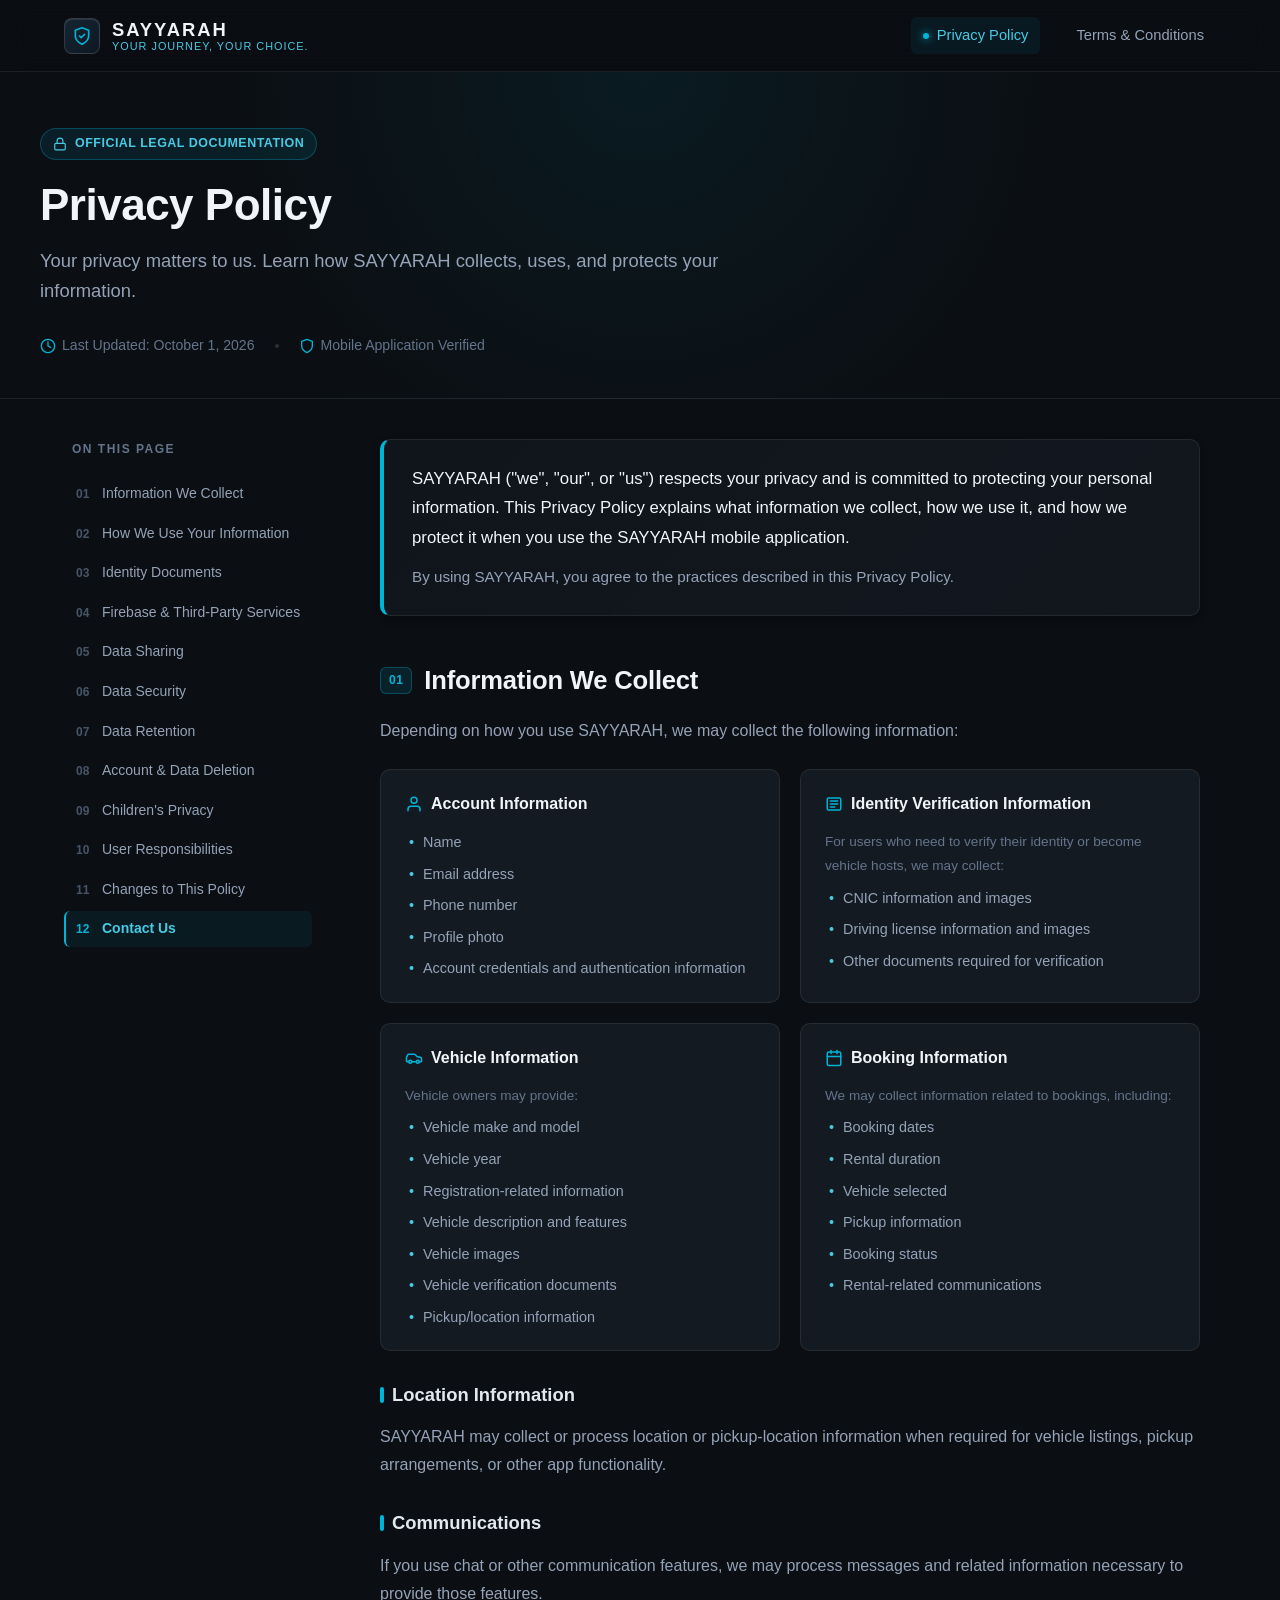
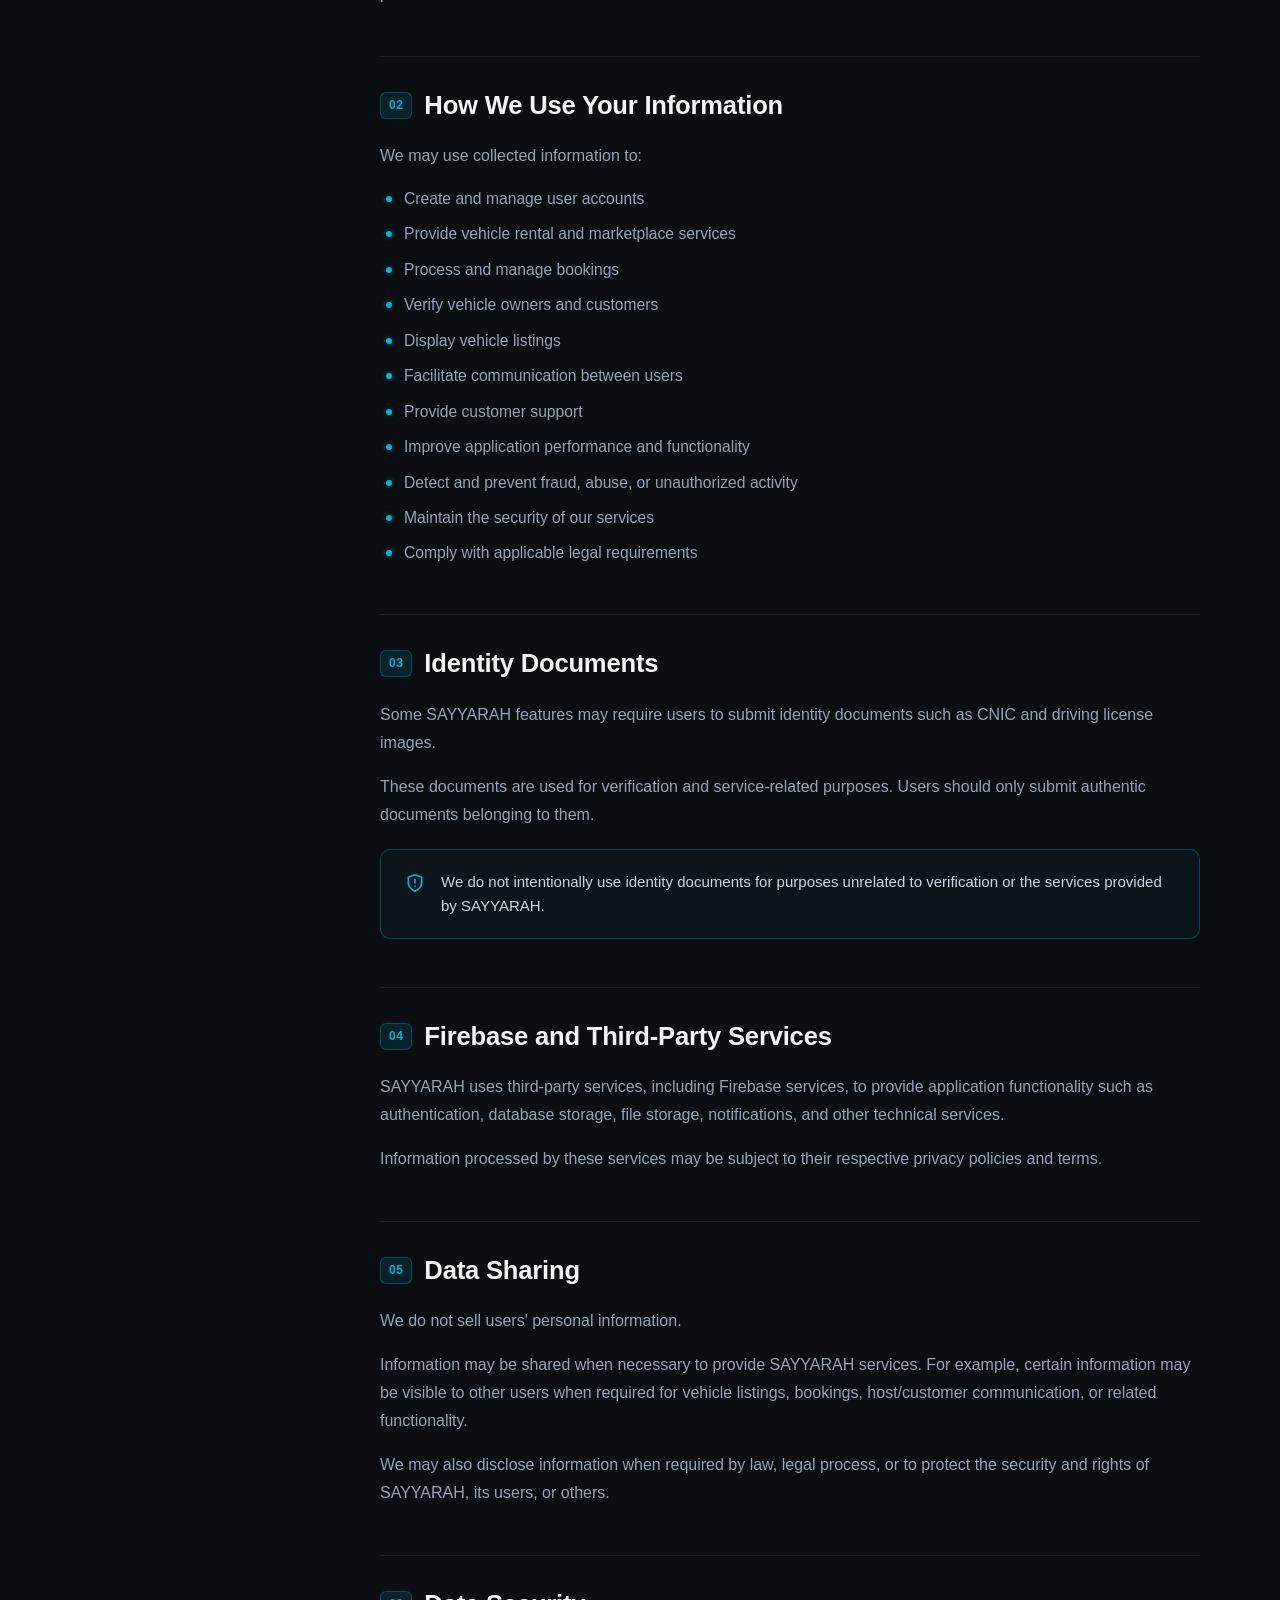
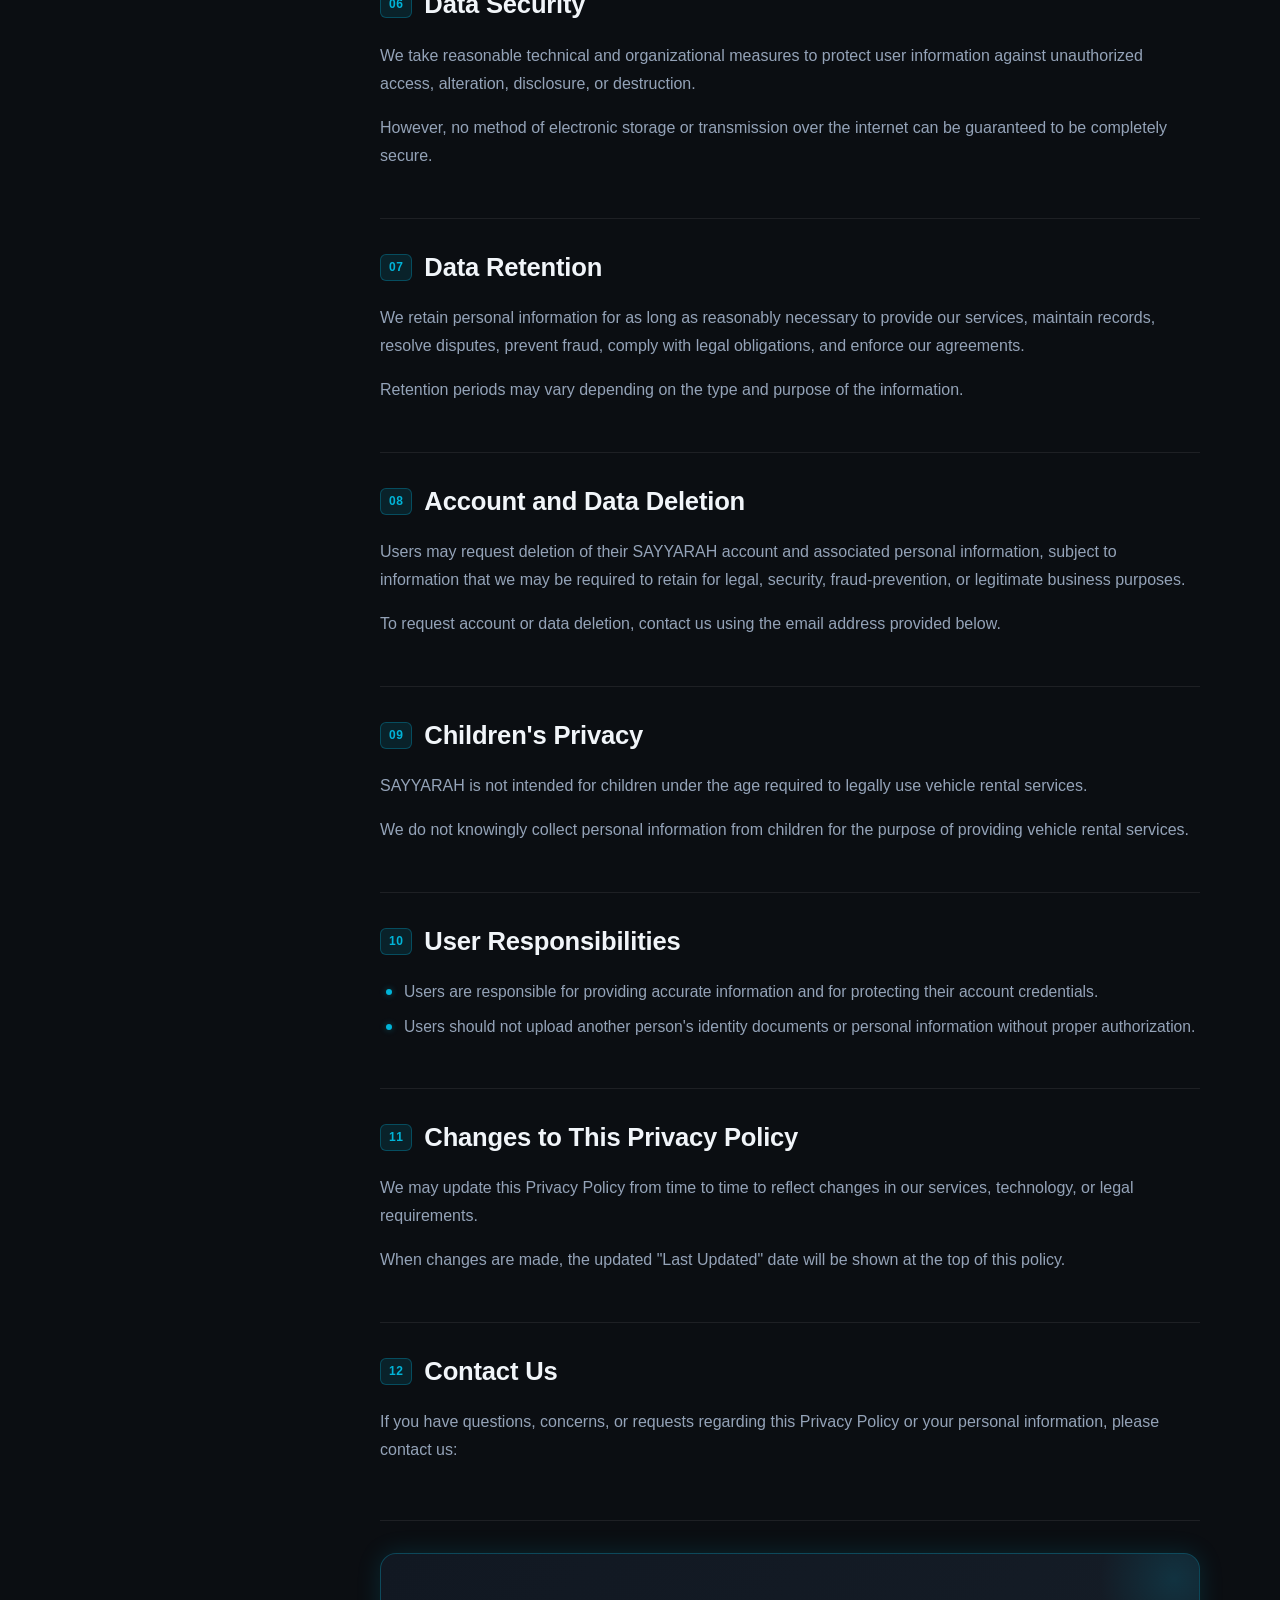
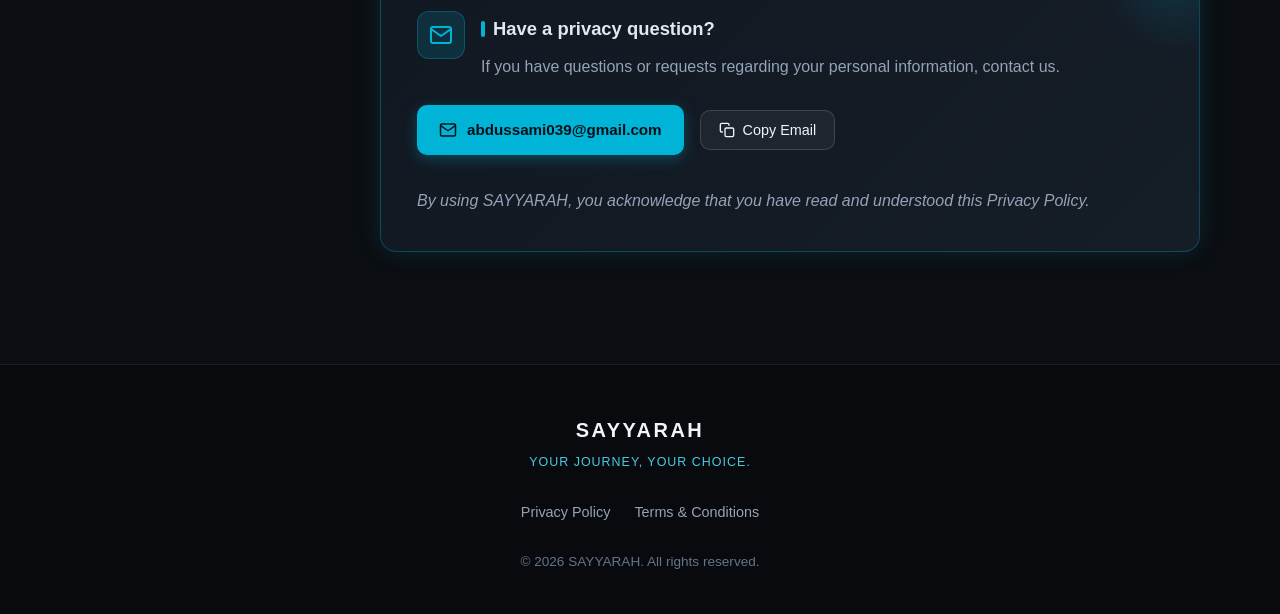
<file: docs/index.html>
<!DOCTYPE html>
<html lang="en">
<head>
  <meta charset="UTF-8">
  <meta name="viewport" content="width=device-width, initial-scale=1.0">
  <title>SAYYARAH Privacy Policy</title>
  <meta name="description" content="Read the SAYYARAH Privacy Policy to learn how we collect, use, protect, and manage user information.">
  <meta name="theme-color" content="#0B0E12">
  <link rel="canonical" href="https://abdussami300-bot.github.io/Car-Rental-app/privacy-policy/">
  
  <!-- Open Graph / Meta -->
  <meta property="og:type" content="website">
  <meta property="og:title" content="SAYYARAH Privacy Policy">
  <meta property="og:description" content="Read the SAYYARAH Privacy Policy to learn how we collect, use, protect, and manage user information.">
  
  <!-- Favicon -->
  <link rel="icon" type="image/png" href="assets/icon.png">
  <link rel="apple-touch-icon" href="assets/icon.png">

  <!-- Styles -->
  <link rel="stylesheet" href="styles.css">
</head>
<body>

  <!-- Scroll Progress Indicator -->
  <div class="scroll-progress-bar" aria-hidden="true"></div>

  <!-- Header -->
  <header class="site-header">
    <div class="header-container">
      <a href="index.html" class="brand-link" aria-label="SAYYARAH Home">
        <div class="brand-emblem" aria-hidden="true">
          <!-- Sleek Automotive Shield Monogram -->
          <svg width="20" height="20" viewBox="0 0 24 24" fill="none" stroke="currentColor" stroke-width="2" stroke-linecap="round" stroke-linejoin="round">
            <path d="M12 22s8-4 8-10V5l-8-3-8 3v7c0 6 8 10 8 10z"/>
            <path d="m9 12 2 2 4-4"/>
          </svg>
        </div>
        <div class="brand-text-block">
          <span class="brand-title">SAYYARAH</span>
          <span class="brand-tagline">Your Journey, Your Choice.</span>
        </div>
      </a>

      <!-- Desktop Navigation -->
      <nav class="desktop-nav" aria-label="Main Navigation">
        <a href="index.html" class="nav-link active" aria-current="page">Privacy Policy</a>
        <a href="terms.html" class="nav-link">Terms &amp; Conditions</a>
      </nav>

      <!-- Mobile Hamburger Button -->
      <button class="mobile-menu-toggle" aria-label="Toggle navigation menu" aria-expanded="false" aria-controls="mobile-drawer">
        <svg width="22" height="22" viewBox="0 0 24 24" fill="none" stroke="currentColor" stroke-width="2" stroke-linecap="round" stroke-linejoin="round">
          <line x1="3" y1="12" x2="21" y2="12"></line>
          <line x1="3" y1="6" x2="21" y2="6"></line>
          <line x1="3" y1="18" x2="21" y2="18"></line>
        </svg>
      </button>
    </div>
  </header>

  <!-- Mobile Drawer -->
  <div id="mobile-drawer" class="mobile-drawer" aria-label="Mobile Navigation">
    <a href="index.html" class="nav-link active">Privacy Policy</a>
    <a href="terms.html" class="nav-link">Terms &amp; Conditions</a>
  </div>

  <!-- Hero Section -->
  <section class="hero-section">
    <div class="hero-container">
      <div class="hero-badge">
        <svg viewBox="0 0 24 24" fill="none" stroke="currentColor" stroke-width="2" stroke-linecap="round" stroke-linejoin="round">
          <rect x="3" y="11" width="18" height="11" rx="2" ry="2"></rect>
          <path d="M7 11V7a5 5 0 0 1 10 0v4"></path>
        </svg>
        Official Legal Documentation
      </div>
      <h1 class="hero-title">Privacy Policy</h1>
      <p class="hero-subtitle">Your privacy matters to us. Learn how SAYYARAH collects, uses, and protects your information.</p>
      
      <div class="hero-meta-row">
        <div class="meta-item">
          <svg viewBox="0 0 24 24" fill="none" stroke="currentColor" stroke-width="2" stroke-linecap="round" stroke-linejoin="round">
            <circle cx="12" cy="12" r="10"></circle>
            <polyline points="12 6 12 12 16 14"></polyline>
          </svg>
          <span>Last Updated: October 1, 2026</span>
        </div>
        <div class="meta-divider" aria-hidden="true"></div>
        <div class="meta-item">
          <svg viewBox="0 0 24 24" fill="none" stroke="currentColor" stroke-width="2" stroke-linecap="round" stroke-linejoin="round">
            <path d="M12 22s8-4 8-10V5l-8-3-8 3v7c0 6 8 10 8 10z"/>
          </svg>
          <span>Mobile Application Verified</span>
        </div>
      </div>
    </div>
  </section>

  <!-- Main Legal Document Layout -->
  <main class="main-layout">
    
    <!-- Table of Contents Sticky Sidebar -->
    <aside class="toc-sidebar" aria-label="Table of Contents">
      <div class="toc-header">On this page</div>
      <ul class="toc-list">
        <li><a href="#section-1" class="toc-link"><span class="toc-num">01</span> Information We Collect</a></li>
        <li><a href="#section-2" class="toc-link"><span class="toc-num">02</span> How We Use Your Information</a></li>
        <li><a href="#section-3" class="toc-link"><span class="toc-num">03</span> Identity Documents</a></li>
        <li><a href="#section-4" class="toc-link"><span class="toc-num">04</span> Firebase &amp; Third-Party Services</a></li>
        <li><a href="#section-5" class="toc-link"><span class="toc-num">05</span> Data Sharing</a></li>
        <li><a href="#section-6" class="toc-link"><span class="toc-num">06</span> Data Security</a></li>
        <li><a href="#section-7" class="toc-link"><span class="toc-num">07</span> Data Retention</a></li>
        <li><a href="#section-8" class="toc-link"><span class="toc-num">08</span> Account &amp; Data Deletion</a></li>
        <li><a href="#section-9" class="toc-link"><span class="toc-num">09</span> Children's Privacy</a></li>
        <li><a href="#section-10" class="toc-link"><span class="toc-num">10</span> User Responsibilities</a></li>
        <li><a href="#section-11" class="toc-link"><span class="toc-num">11</span> Changes to This Policy</a></li>
        <li><a href="#section-12" class="toc-link"><span class="toc-num">12</span> Contact Us</a></li>
      </ul>
    </aside>

    <!-- Main Legal Content -->
    <article class="policy-content">
      
      <!-- Preamble / Introduction -->
      <div class="preamble-card">
        <p>
          SAYYARAH ("we", "our", or "us") respects your privacy and is committed to protecting your personal information. This Privacy Policy explains what information we collect, how we use it, and how we protect it when you use the SAYYARAH mobile application.
        </p>
        <p>
          By using SAYYARAH, you agree to the practices described in this Privacy Policy.
        </p>
      </div>

      <!-- Section 1 -->
      <section id="section-1" class="policy-section">
        <div class="section-badge-title">
          <span class="section-num-pill">01</span>
          <h2>Information We Collect</h2>
        </div>
        <p>Depending on how you use SAYYARAH, we may collect the following information:</p>

        <div class="sub-feature-grid">
          <!-- Account Information -->
          <div class="feature-box">
            <h4>
              <svg viewBox="0 0 24 24" fill="none" stroke="currentColor" stroke-width="2" stroke-linecap="round" stroke-linejoin="round">
                <path d="M20 21v-2a4 4 0 0 0-4-4H8a4 4 0 0 0-4 4v2"></path>
                <circle cx="12" cy="7" r="4"></circle>
              </svg>
              Account Information
            </h4>
            <ul>
              <li>Name</li>
              <li>Email address</li>
              <li>Phone number</li>
              <li>Profile photo</li>
              <li>Account credentials and authentication information</li>
            </ul>
          </div>

          <!-- Identity Verification Information -->
          <div class="feature-box">
            <h4>
              <svg viewBox="0 0 24 24" fill="none" stroke="currentColor" stroke-width="2" stroke-linecap="round" stroke-linejoin="round">
                <rect x="3" y="4" width="18" height="16" rx="2"></rect>
                <line x1="7" y1="8" x2="17" y2="8"></line>
                <line x1="7" y1="12" x2="17" y2="12"></line>
                <line x1="7" y1="16" x2="13" y2="16"></line>
              </svg>
              Identity Verification Information
            </h4>
            <p style="font-size:0.85rem; color:var(--text-muted); margin-bottom:0.5rem;">For users who need to verify their identity or become vehicle hosts, we may collect:</p>
            <ul>
              <li>CNIC information and images</li>
              <li>Driving license information and images</li>
              <li>Other documents required for verification</li>
            </ul>
          </div>

          <!-- Vehicle Information -->
          <div class="feature-box">
            <h4>
              <svg viewBox="0 0 24 24" fill="none" stroke="currentColor" stroke-width="2" stroke-linecap="round" stroke-linejoin="round">
                <path d="M19 17h2c.6 0 1-.4 1-1v-3c0-.9-.7-1.7-1.5-1.9C18.7 10.6 16 10 16 10s-1.3-1.4-2.2-2.3c-.5-.4-1.1-.7-1.8-.7H5c-.6 0-1.1.4-1.4.9l-1.5 2.8C2.1 10.9 2 11.2 2 11.5V16c0 .6.4 1 1 1h2"></path>
                <circle cx="7" cy="17" r="2"></circle>
                <path d="M9 17h6"></path>
                <circle cx="17" cy="17" r="2"></circle>
              </svg>
              Vehicle Information
            </h4>
            <p style="font-size:0.85rem; color:var(--text-muted); margin-bottom:0.5rem;">Vehicle owners may provide:</p>
            <ul>
              <li>Vehicle make and model</li>
              <li>Vehicle year</li>
              <li>Registration-related information</li>
              <li>Vehicle description and features</li>
              <li>Vehicle images</li>
              <li>Vehicle verification documents</li>
              <li>Pickup/location information</li>
            </ul>
          </div>

          <!-- Booking Information -->
          <div class="feature-box">
            <h4>
              <svg viewBox="0 0 24 24" fill="none" stroke="currentColor" stroke-width="2" stroke-linecap="round" stroke-linejoin="round">
                <rect x="3" y="4" width="18" height="18" rx="2" ry="2"></rect>
                <line x1="16" y1="2" x2="16" y2="6"></line>
                <line x1="8" y1="2" x2="8" y2="6"></line>
                <line x1="3" y1="10" x2="21" y2="10"></line>
              </svg>
              Booking Information
            </h4>
            <p style="font-size:0.85rem; color:var(--text-muted); margin-bottom:0.5rem;">We may collect information related to bookings, including:</p>
            <ul>
              <li>Booking dates</li>
              <li>Rental duration</li>
              <li>Vehicle selected</li>
              <li>Pickup information</li>
              <li>Booking status</li>
              <li>Rental-related communications</li>
            </ul>
          </div>
        </div>

        <h3>Location Information</h3>
        <p>
          SAYYARAH may collect or process location or pickup-location information when required for vehicle listings, pickup arrangements, or other app functionality.
        </p>

        <h3>Communications</h3>
        <p>
          If you use chat or other communication features, we may process messages and related information necessary to provide those features.
        </p>
      </section>

      <!-- Section 2 -->
      <section id="section-2" class="policy-section">
        <div class="section-badge-title">
          <span class="section-num-pill">02</span>
          <h2>How We Use Your Information</h2>
        </div>
        <p>We may use collected information to:</p>
        <ul class="policy-list">
          <li>Create and manage user accounts</li>
          <li>Provide vehicle rental and marketplace services</li>
          <li>Process and manage bookings</li>
          <li>Verify vehicle owners and customers</li>
          <li>Display vehicle listings</li>
          <li>Facilitate communication between users</li>
          <li>Provide customer support</li>
          <li>Improve application performance and functionality</li>
          <li>Detect and prevent fraud, abuse, or unauthorized activity</li>
          <li>Maintain the security of our services</li>
          <li>Comply with applicable legal requirements</li>
        </ul>
      </section>

      <!-- Section 3 -->
      <section id="section-3" class="policy-section">
        <div class="section-badge-title">
          <span class="section-num-pill">03</span>
          <h2>Identity Documents</h2>
        </div>
        <p>
          Some SAYYARAH features may require users to submit identity documents such as CNIC and driving license images.
        </p>
        <p>
          These documents are used for verification and service-related purposes. Users should only submit authentic documents belonging to them.
        </p>
        <div class="legal-notice-box">
          <svg viewBox="0 0 24 24" fill="none" stroke="currentColor" stroke-width="2" stroke-linecap="round" stroke-linejoin="round">
            <path d="M12 22s8-4 8-10V5l-8-3-8 3v7c0 6 8 10 8 10z"/>
            <line x1="12" y1="8" x2="12" y2="12"></line>
            <line x1="12" y1="16" x2="12.01" y2="16"></line>
          </svg>
          <p>
            We do not intentionally use identity documents for purposes unrelated to verification or the services provided by SAYYARAH.
          </p>
        </div>
      </section>

      <!-- Section 4 -->
      <section id="section-4" class="policy-section">
        <div class="section-badge-title">
          <span class="section-num-pill">04</span>
          <h2>Firebase and Third-Party Services</h2>
        </div>
        <p>
          SAYYARAH uses third-party services, including Firebase services, to provide application functionality such as authentication, database storage, file storage, notifications, and other technical services.
        </p>
        <p>
          Information processed by these services may be subject to their respective privacy policies and terms.
        </p>
      </section>

      <!-- Section 5 -->
      <section id="section-5" class="policy-section">
        <div class="section-badge-title">
          <span class="section-num-pill">05</span>
          <h2>Data Sharing</h2>
        </div>
        <p>
          We do not sell users' personal information.
        </p>
        <p>
          Information may be shared when necessary to provide SAYYARAH services. For example, certain information may be visible to other users when required for vehicle listings, bookings, host/customer communication, or related functionality.
        </p>
        <p>
          We may also disclose information when required by law, legal process, or to protect the security and rights of SAYYARAH, its users, or others.
        </p>
      </section>

      <!-- Section 6 -->
      <section id="section-6" class="policy-section">
        <div class="section-badge-title">
          <span class="section-num-pill">06</span>
          <h2>Data Security</h2>
        </div>
        <p>
          We take reasonable technical and organizational measures to protect user information against unauthorized access, alteration, disclosure, or destruction.
        </p>
        <p>
          However, no method of electronic storage or transmission over the internet can be guaranteed to be completely secure.
        </p>
      </section>

      <!-- Section 7 -->
      <section id="section-7" class="policy-section">
        <div class="section-badge-title">
          <span class="section-num-pill">07</span>
          <h2>Data Retention</h2>
        </div>
        <p>
          We retain personal information for as long as reasonably necessary to provide our services, maintain records, resolve disputes, prevent fraud, comply with legal obligations, and enforce our agreements.
        </p>
        <p>
          Retention periods may vary depending on the type and purpose of the information.
        </p>
      </section>

      <!-- Section 8 -->
      <section id="section-8" class="policy-section">
        <div class="section-badge-title">
          <span class="section-num-pill">08</span>
          <h2>Account and Data Deletion</h2>
        </div>
        <p>
          Users may request deletion of their SAYYARAH account and associated personal information, subject to information that we may be required to retain for legal, security, fraud-prevention, or legitimate business purposes.
        </p>
        <p>
          To request account or data deletion, contact us using the email address provided below.
        </p>
      </section>

      <!-- Section 9 -->
      <section id="section-9" class="policy-section">
        <div class="section-badge-title">
          <span class="section-num-pill">09</span>
          <h2>Children's Privacy</h2>
        </div>
        <p>
          SAYYARAH is not intended for children under the age required to legally use vehicle rental services.
        </p>
        <p>
          We do not knowingly collect personal information from children for the purpose of providing vehicle rental services.
        </p>
      </section>

      <!-- Section 10 -->
      <section id="section-10" class="policy-section">
        <div class="section-badge-title">
          <span class="section-num-pill">10</span>
          <h2>User Responsibilities</h2>
        </div>
        <ul class="policy-list">
          <li>Users are responsible for providing accurate information and for protecting their account credentials.</li>
          <li>Users should not upload another person's identity documents or personal information without proper authorization.</li>
        </ul>
      </section>

      <!-- Section 11 -->
      <section id="section-11" class="policy-section">
        <div class="section-badge-title">
          <span class="section-num-pill">11</span>
          <h2>Changes to This Privacy Policy</h2>
        </div>
        <p>
          We may update this Privacy Policy from time to time to reflect changes in our services, technology, or legal requirements.
        </p>
        <p>
          When changes are made, the updated "Last Updated" date will be shown at the top of this policy.
        </p>
      </section>

      <!-- Section 12 & Contact Card -->
      <section id="section-12" class="policy-section">
        <div class="section-badge-title">
          <span class="section-num-pill">12</span>
          <h2>Contact Us</h2>
        </div>
        <p>
          If you have questions, concerns, or requests regarding this Privacy Policy or your personal information, please contact us:
        </p>

        <!-- Premium Contact Card -->
        <div class="contact-card-container">
          <div class="contact-card">
            <div class="contact-card-header">
              <div class="contact-badge-icon" aria-hidden="true">
                <svg viewBox="0 0 24 24" fill="none" stroke="currentColor" stroke-width="2" stroke-linecap="round" stroke-linejoin="round">
                  <path d="M4 4h16c1.1 0 2 .9 2 2v12c0 1.1-.9 2-2 2H4c-1.1 0-2-.9-2-2V6c0-1.1.9-2 2-2z"></path>
                  <polyline points="22,6 12,13 2,6"></polyline>
                </svg>
              </div>
              <div>
                <h3 class="contact-card-title">Have a privacy question?</h3>
                <p class="contact-card-desc">If you have questions or requests regarding your personal information, contact us.</p>
              </div>
            </div>

            <div class="contact-card-action-row">
              <a href="mailto:abdussami039@gmail.com" class="email-button" aria-label="Send email to abdussami039@gmail.com">
                <svg width="18" height="18" viewBox="0 0 24 24" fill="none" stroke="currentColor" stroke-width="2" stroke-linecap="round" stroke-linejoin="round">
                  <path d="M4 4h16c1.1 0 2 .9 2 2v12c0 1.1-.9 2-2 2H4c-1.1 0-2-.9-2-2V6c0-1.1.9-2 2-2z"></path>
                  <polyline points="22,6 12,13 2,6"></polyline>
                </svg>
                <span>abdussami039@gmail.com</span>
              </a>

              <button type="button" class="copy-email-button" aria-label="Copy email address to clipboard">
                <svg width="16" height="16" viewBox="0 0 24 24" fill="none" stroke="currentColor" stroke-width="2" stroke-linecap="round" stroke-linejoin="round">
                  <rect x="9" y="9" width="13" height="13" rx="2" ry="2"></rect>
                  <path d="M5 15H4a2 2 0 0 1-2-2V4a2 2 0 0 1 2-2h9a2 2 0 0 1 2 2v1"></path>
                </svg>
                <span>Copy Email</span>
              </button>
            </div>

            <p class="acknowledgment-notice">
              By using SAYYARAH, you acknowledge that you have read and understood this Privacy Policy.
            </p>
          </div>
        </div>
      </section>

    </article>
  </main>

  <!-- Back to Top Floating Button -->
  <button class="back-to-top" aria-label="Back to top">
    <svg width="20" height="20" viewBox="0 0 24 24" fill="none" stroke="currentColor" stroke-width="2.5" stroke-linecap="round" stroke-linejoin="round">
      <polyline points="18 15 12 9 6 15"></polyline>
    </svg>
  </button>

  <!-- Footer -->
  <footer class="site-footer">
    <div class="footer-container">
      <div class="footer-brand">
        <span class="footer-brand-title">SAYYARAH</span>
        <span class="footer-brand-tagline">Your Journey, Your Choice.</span>
      </div>

      <nav aria-label="Footer Navigation">
        <ul class="footer-links">
          <li><a href="index.html">Privacy Policy</a></li>
          <li><a href="terms.html">Terms &amp; Conditions</a></li>
        </ul>
      </nav>

      <p class="footer-copyright">&copy; 2026 SAYYARAH. All rights reserved.</p>
    </div>
  </footer>

  <!-- Interactive Scripts -->
  <script src="app.js"></script>
</body>
</html>
</file>
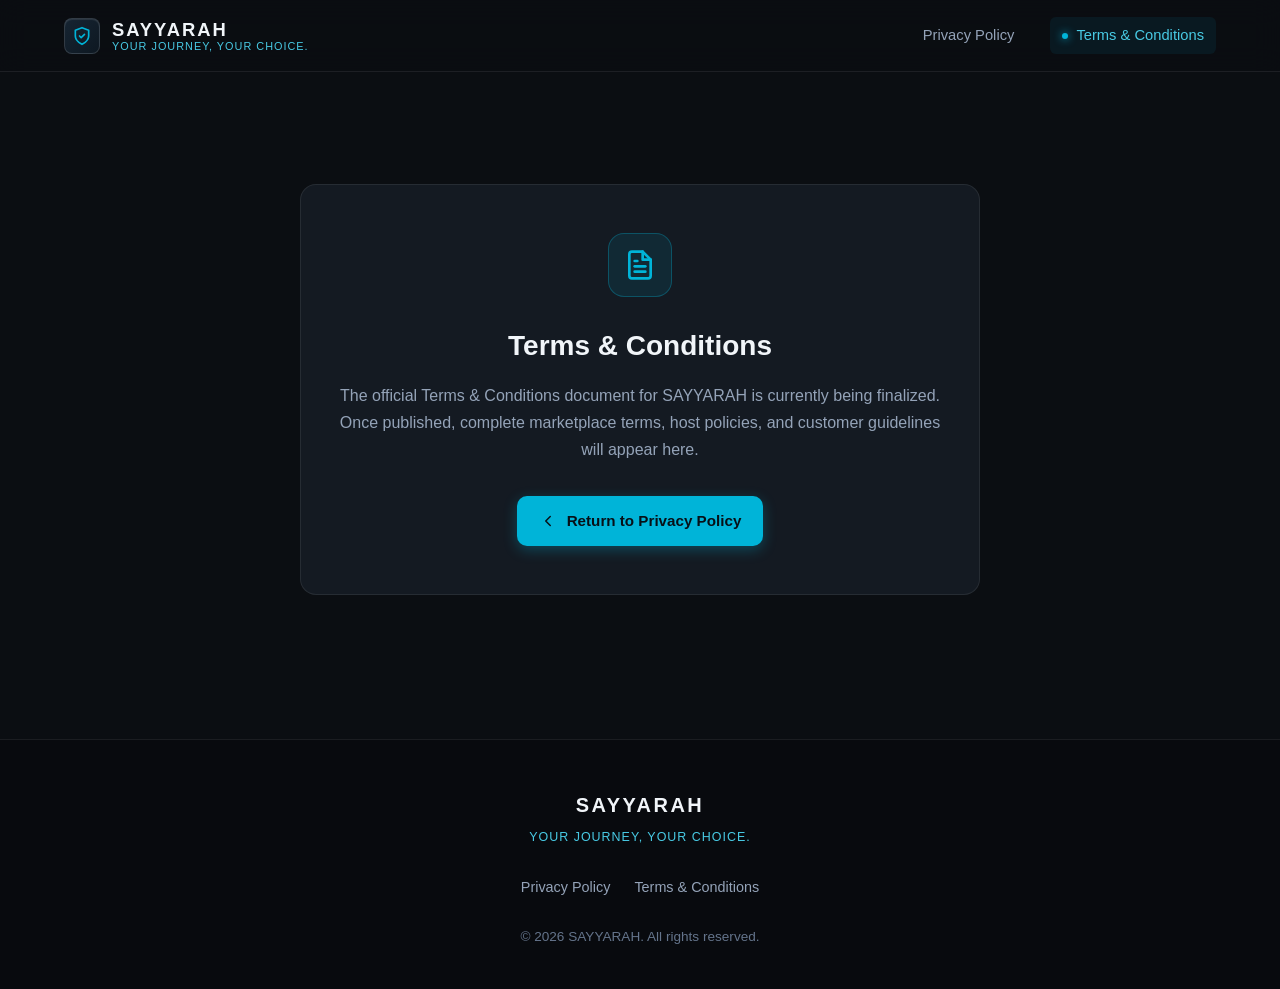
<file: docs/terms.html>
<!DOCTYPE html>
<html lang="en">
<head>
  <meta charset="UTF-8">
  <meta name="viewport" content="width=device-width, initial-scale=1.0">
  <title>SAYYARAH Terms &amp; Conditions</title>
  <meta name="description" content="SAYYARAH terms and conditions documentation.">
  <meta name="theme-color" content="#0B0E12">
  <link rel="icon" type="image/png" href="assets/icon.png">
  <link rel="stylesheet" href="styles.css">
</head>
<body>

  <!-- Header -->
  <header class="site-header">
    <div class="header-container">
      <a href="index.html" class="brand-link" aria-label="SAYYARAH Home">
        <div class="brand-emblem" aria-hidden="true">
          <svg width="20" height="20" viewBox="0 0 24 24" fill="none" stroke="currentColor" stroke-width="2" stroke-linecap="round" stroke-linejoin="round">
            <path d="M12 22s8-4 8-10V5l-8-3-8 3v7c0 6 8 10 8 10z"/>
            <path d="m9 12 2 2 4-4"/>
          </svg>
        </div>
        <div class="brand-text-block">
          <span class="brand-title">SAYYARAH</span>
          <span class="brand-tagline">Your Journey, Your Choice.</span>
        </div>
      </a>

      <!-- Desktop Navigation -->
      <nav class="desktop-nav" aria-label="Main Navigation">
        <a href="index.html" class="nav-link">Privacy Policy</a>
        <a href="terms.html" class="nav-link active" aria-current="page">Terms &amp; Conditions</a>
      </nav>

      <!-- Mobile Hamburger Button -->
      <button class="mobile-menu-toggle" aria-label="Toggle navigation menu" aria-expanded="false" aria-controls="mobile-drawer">
        <svg width="22" height="22" viewBox="0 0 24 24" fill="none" stroke="currentColor" stroke-width="2" stroke-linecap="round" stroke-linejoin="round">
          <line x1="3" y1="12" x2="21" y2="12"></line>
          <line x1="3" y1="6" x2="21" y2="6"></line>
          <line x1="3" y1="18" x2="21" y2="18"></line>
        </svg>
      </button>
    </div>
  </header>

  <!-- Mobile Drawer -->
  <div id="mobile-drawer" class="mobile-drawer" aria-label="Mobile Navigation">
    <a href="index.html" class="nav-link">Privacy Policy</a>
    <a href="terms.html" class="nav-link active">Terms &amp; Conditions</a>
  </div>

  <main style="max-width: var(--max-width); margin: 0 auto; padding: 4rem 1.5rem 6rem;">
    <div class="terms-placeholder-card">
      <div class="terms-icon" aria-hidden="true">
        <svg width="32" height="32" viewBox="0 0 24 24" fill="none" stroke="currentColor" stroke-width="2" stroke-linecap="round" stroke-linejoin="round">
          <path d="M14 2H6a2 2 0 0 0-2 2v16a2 2 0 0 0 2 2h12a2 2 0 0 0 2-2V8z"></path>
          <polyline points="14 2 14 8 20 8"></polyline>
          <line x1="16" y1="13" x2="8" y2="13"></line>
          <line x1="16" y1="17" x2="8" y2="17"></line>
          <polyline points="10 9 9 9 8 9"></polyline>
        </svg>
      </div>
      <h2>Terms &amp; Conditions</h2>
      <p>
        The official Terms &amp; Conditions document for SAYYARAH is currently being finalized. Once published, complete marketplace terms, host policies, and customer guidelines will appear here.
      </p>
      <div>
        <a href="index.html" class="email-button" style="text-decoration: none;">
          <svg width="18" height="18" viewBox="0 0 24 24" fill="none" stroke="currentColor" stroke-width="2" stroke-linecap="round" stroke-linejoin="round">
            <polyline points="15 18 9 12 15 6"></polyline>
          </svg>
          Return to Privacy Policy
        </a>
      </div>
    </div>
  </main>

  <!-- Footer -->
  <footer class="site-footer">
    <div class="footer-container">
      <div class="footer-brand">
        <span class="footer-brand-title">SAYYARAH</span>
        <span class="footer-brand-tagline">Your Journey, Your Choice.</span>
      </div>

      <nav aria-label="Footer Navigation">
        <ul class="footer-links">
          <li><a href="index.html">Privacy Policy</a></li>
          <li><a href="terms.html">Terms &amp; Conditions</a></li>
        </ul>
      </nav>

      <p class="footer-copyright">&copy; 2026 SAYYARAH. All rights reserved.</p>
    </div>
  </footer>

  <script src="app.js"></script>
</body>
</html>
</file>
<file: docs/styles.css>
/* ==========================================================================
   SAYYARAH — Official Privacy Policy Stylesheet
   Brand Aesthetic: Premium Dark Automotive / Electric Cyan Accent
   ========================================================================== */

:root {
  /* Color Palette */
  --bg-base: #0B0E12;
  --bg-surface: #11161D;
  --bg-surface-elevated: #161D26;
  --bg-card: #141A22;
  --bg-card-hover: #19212C;
  --bg-highlight: rgba(0, 180, 216, 0.08);

  /* Primary Accent: SAYYARAH Cyan */
  --primary: #00B4D8;
  --primary-light: #48CAE4;
  --primary-dark: #0077B6;
  --primary-glow: rgba(0, 180, 216, 0.25);
  --primary-border: rgba(0, 180, 216, 0.3);

  /* Neutrals & Typography */
  --text-primary: #F1F5F9;
  --text-secondary: #94A3B8;
  --text-muted: #64748B;
  --text-dim: #475569;

  /* Borders & Shadows */
  --border-subtle: rgba(255, 255, 255, 0.08);
  --border-medium: rgba(255, 255, 255, 0.14);
  --shadow-sm: 0 2px 8px rgba(0, 0, 0, 0.3);
  --shadow-md: 0 8px 24px rgba(0, 0, 0, 0.45);
  --shadow-glow: 0 0 25px rgba(0, 180, 216, 0.15);

  /* Layout & Sizing */
  --header-height: 72px;
  --max-width: 1200px;
  --reading-width: 820px;
  --radius-sm: 6px;
  --radius-md: 10px;
  --radius-lg: 16px;
  --radius-full: 9999px;

  /* Transitions */
  --transition-fast: 150ms ease;
  --transition-normal: 250ms cubic-bezier(0.16, 1, 0.3, 1);
}

/* Reset & Box Sizing */
*, *::before, *::after {
  box-sizing: border-box;
  margin: 0;
  padding: 0;
}

html {
  scroll-behavior: smooth;
  scroll-padding-top: calc(var(--header-height) + 24px);
  -webkit-font-smoothing: antialiased;
  -moz-osx-font-smoothing: grayscale;
}

body {
  background-color: var(--bg-base);
  color: var(--text-primary);
  font-family: -apple-system, BlinkMacSystemFont, "Segoe UI", Roboto, "Inter", "Helvetica Neue", Arial, sans-serif;
  font-size: 16px;
  line-height: 1.75;
  overflow-x: hidden;
}

/* Scroll Progress Bar */
.scroll-progress-bar {
  position: fixed;
  top: 0;
  left: 0;
  height: 3px;
  width: 0%;
  background: linear-gradient(90deg, var(--primary-dark), var(--primary), var(--primary-light));
  z-index: 1000;
  transition: width 50ms linear;
}

/* ==========================================================================
   Header & Navigation
   ========================================================================== */
.site-header {
  position: sticky;
  top: 0;
  left: 0;
  right: 0;
  height: var(--header-height);
  background: rgba(11, 14, 18, 0.85);
  backdrop-filter: blur(14px);
  -webkit-backdrop-filter: blur(14px);
  border-bottom: 1px solid var(--border-subtle);
  z-index: 900;
  transition: background var(--transition-normal), border-color var(--transition-normal), box-shadow var(--transition-normal);
}

.site-header.scrolled {
  background: rgba(11, 14, 18, 0.96);
  border-bottom-color: var(--border-medium);
  box-shadow: var(--shadow-sm);
}

.header-container {
  max-width: var(--max-width);
  height: 100%;
  margin: 0 auto;
  padding: 0 1.5rem;
  display: flex;
  align-items: center;
  justify-content: space-between;
}

/* Brand Link */
.brand-link {
  display: flex;
  align-items: center;
  gap: 12px;
  text-decoration: none;
  color: var(--text-primary);
}

.brand-emblem {
  width: 36px;
  height: 36px;
  border-radius: 8px;
  background: linear-gradient(135deg, #162432 0%, #0E1822 100%);
  border: 1px solid var(--border-medium);
  display: flex;
  align-items: center;
  justify-content: center;
  color: var(--primary);
  box-shadow: inset 0 1px 1px rgba(255, 255, 255, 0.1);
  transition: transform var(--transition-fast), border-color var(--transition-fast);
}

.brand-link:hover .brand-emblem {
  border-color: var(--primary);
  transform: scale(1.02);
}

.brand-text-block {
  display: flex;
  flex-direction: column;
}

.brand-title {
  font-size: 1.15rem;
  font-weight: 800;
  letter-spacing: 2px;
  text-transform: uppercase;
  color: var(--text-primary);
  line-height: 1.2;
}

.brand-tagline {
  font-size: 0.68rem;
  font-weight: 500;
  letter-spacing: 1px;
  text-transform: uppercase;
  color: var(--primary-light);
  line-height: 1;
}

/* Desktop Navigation */
.desktop-nav {
  display: flex;
  align-items: center;
  gap: 1.5rem;
}

.nav-link {
  color: var(--text-secondary);
  text-decoration: none;
  font-size: 0.92rem;
  font-weight: 500;
  padding: 6px 12px;
  border-radius: var(--radius-sm);
  transition: color var(--transition-fast), background-color var(--transition-fast);
  display: inline-flex;
  align-items: center;
  gap: 8px;
}

.nav-link:hover {
  color: var(--text-primary);
  background-color: rgba(255, 255, 255, 0.05);
}

.nav-link.active {
  color: var(--primary-light);
  background: var(--bg-highlight);
}

.nav-link.active::before {
  content: "";
  display: inline-block;
  width: 6px;
  height: 6px;
  border-radius: 50%;
  background-color: var(--primary);
  box-shadow: 0 0 8px var(--primary);
}

/* Mobile Toggle */
.mobile-menu-toggle {
  display: none;
  background: transparent;
  border: 1px solid var(--border-subtle);
  color: var(--text-primary);
  width: 40px;
  height: 40px;
  border-radius: var(--radius-sm);
  align-items: center;
  justify-content: center;
  cursor: pointer;
  transition: border-color var(--transition-fast), background-color var(--transition-fast);
}

.mobile-menu-toggle:hover {
  border-color: var(--border-medium);
  background: rgba(255, 255, 255, 0.05);
}

/* Mobile Drawer */
.mobile-drawer {
  display: none;
  position: fixed;
  top: var(--header-height);
  left: 0;
  right: 0;
  background: var(--bg-surface);
  border-bottom: 1px solid var(--border-medium);
  padding: 1rem 1.5rem;
  flex-direction: column;
  gap: 0.75rem;
  z-index: 899;
  box-shadow: var(--shadow-md);
}

.mobile-drawer.open {
  display: flex;
}

.mobile-drawer .nav-link {
  padding: 10px 14px;
  font-size: 1rem;
}

/* ==========================================================================
   Hero Section
   ========================================================================== */
.hero-section {
  position: relative;
  padding: 3.5rem 1.5rem 2.5rem;
  border-bottom: 1px solid var(--border-subtle);
  background: radial-gradient(circle at 50% 0%, rgba(0, 180, 216, 0.08) 0%, transparent 60%);
}

.hero-container {
  max-width: var(--max-width);
  margin: 0 auto;
}

.hero-badge {
  display: inline-flex;
  align-items: center;
  gap: 8px;
  background: rgba(0, 180, 216, 0.1);
  border: 1px solid var(--primary-border);
  color: var(--primary-light);
  font-size: 0.78rem;
  font-weight: 600;
  letter-spacing: 0.5px;
  text-transform: uppercase;
  padding: 4px 12px;
  border-radius: var(--radius-full);
  margin-bottom: 1.25rem;
}

.hero-badge svg {
  width: 14px;
  height: 14px;
}

.hero-title {
  font-size: 2.75rem;
  font-weight: 800;
  letter-spacing: -0.5px;
  color: var(--text-primary);
  line-height: 1.15;
  margin-bottom: 1rem;
}

.hero-subtitle {
  font-size: 1.15rem;
  color: var(--text-secondary);
  max-width: 680px;
  line-height: 1.6;
  margin-bottom: 1.75rem;
}

.hero-meta-row {
  display: flex;
  flex-wrap: wrap;
  align-items: center;
  gap: 1.25rem;
  font-size: 0.88rem;
  color: var(--text-muted);
}

.meta-item {
  display: inline-flex;
  align-items: center;
  gap: 6px;
}

.meta-item svg {
  color: var(--primary);
  width: 16px;
  height: 16px;
}

.meta-divider {
  width: 4px;
  height: 4px;
  border-radius: 50%;
  background: var(--border-medium);
}

/* ==========================================================================
   Main Content Layout (Sidebar + Article)
   ========================================================================== */
.main-layout {
  max-width: var(--max-width);
  margin: 0 auto;
  padding: 2.5rem 1.5rem 4rem;
  display: grid;
  grid-template-columns: 260px 1fr;
  gap: 3.5rem;
  align-items: start;
}

/* Sticky Sidebar (Table of Contents) */
.toc-sidebar {
  position: sticky;
  top: calc(var(--header-height) + 24px);
  max-height: calc(100vh - var(--header-height) - 48px);
  overflow-y: auto;
  padding-right: 0.75rem;
  scrollbar-width: thin;
  scrollbar-color: var(--border-medium) transparent;
}

.toc-sidebar::-webkit-scrollbar {
  width: 4px;
}

.toc-sidebar::-webkit-scrollbar-thumb {
  background: var(--border-medium);
  border-radius: 4px;
}

.toc-header {
  font-size: 0.75rem;
  font-weight: 700;
  text-transform: uppercase;
  letter-spacing: 1.5px;
  color: var(--text-muted);
  margin-bottom: 1rem;
  padding-left: 0.5rem;
}

.toc-list {
  list-style: none;
  display: flex;
  flex-direction: column;
  gap: 4px;
}

.toc-link {
  display: flex;
  align-items: baseline;
  gap: 8px;
  padding: 8px 10px;
  font-size: 0.875rem;
  color: var(--text-secondary);
  text-decoration: none;
  border-radius: var(--radius-sm);
  border-left: 2px solid transparent;
  transition: all var(--transition-fast);
  line-height: 1.4;
}

.toc-num {
  font-size: 0.75rem;
  font-weight: 600;
  color: var(--text-dim);
  min-width: 18px;
  transition: color var(--transition-fast);
}

.toc-link:hover {
  color: var(--text-primary);
  background: rgba(255, 255, 255, 0.03);
}

.toc-link:hover .toc-num {
  color: var(--primary-light);
}

.toc-link.active {
  color: var(--primary-light);
  background: var(--bg-highlight);
  border-left-color: var(--primary);
  font-weight: 600;
}

.toc-link.active .toc-num {
  color: var(--primary);
}

/* ==========================================================================
   Legal Document Content Styling
   ========================================================================== */
.policy-content {
  max-width: var(--reading-width);
}

/* Preamble Callout */
.preamble-card {
  background: linear-gradient(135deg, rgba(17, 22, 29, 0.9) 0%, rgba(20, 26, 34, 0.8) 100%);
  border: 1px solid var(--border-subtle);
  border-left: 4px solid var(--primary);
  padding: 1.5rem 1.75rem;
  border-radius: var(--radius-md);
  margin-bottom: 3rem;
  box-shadow: var(--shadow-sm);
}

.preamble-card p {
  color: var(--text-primary);
  font-size: 1.05rem;
  line-height: 1.75;
  margin-bottom: 0.75rem;
}

.preamble-card p:last-child {
  margin-bottom: 0;
  color: var(--text-secondary);
  font-size: 0.95rem;
  font-weight: 500;
}

/* Legal Section */
.policy-section {
  position: relative;
  padding-top: 2rem;
  margin-bottom: 3rem;
  border-top: 1px solid var(--border-subtle);
}

.policy-section:first-of-type {
  border-top: none;
  padding-top: 0;
}

.section-badge-title {
  display: flex;
  align-items: center;
  gap: 12px;
  margin-bottom: 1.25rem;
}

.section-num-pill {
  font-size: 0.75rem;
  font-weight: 700;
  color: var(--primary);
  background: rgba(0, 180, 216, 0.12);
  border: 1px solid var(--primary-border);
  padding: 2px 8px;
  border-radius: var(--radius-sm);
  letter-spacing: 0.5px;
}

.policy-section h2 {
  font-size: 1.6rem;
  font-weight: 700;
  color: var(--text-primary);
  letter-spacing: -0.2px;
  line-height: 1.3;
}

.policy-section h3 {
  font-size: 1.15rem;
  font-weight: 600;
  color: #E2E8F0;
  margin-top: 1.75rem;
  margin-bottom: 0.75rem;
  display: flex;
  align-items: center;
  gap: 8px;
}

.policy-section h3::before {
  content: "";
  display: inline-block;
  width: 4px;
  height: 16px;
  background: var(--primary);
  border-radius: 2px;
}

.policy-section p {
  color: var(--text-secondary);
  font-size: 1rem;
  line-height: 1.75;
  margin-bottom: 1rem;
}

.policy-section p:last-child {
  margin-bottom: 0;
}

/* Styled Lists */
.policy-list {
  list-style: none;
  margin: 0.75rem 0 1.5rem;
  display: flex;
  flex-direction: column;
  gap: 0.6rem;
}

.policy-list li {
  position: relative;
  padding-left: 24px;
  color: var(--text-secondary);
  font-size: 0.98rem;
  line-height: 1.65;
}

.policy-list li::before {
  content: "";
  position: absolute;
  left: 6px;
  top: 10px;
  width: 6px;
  height: 6px;
  border-radius: 50%;
  background: var(--primary);
  box-shadow: 0 0 6px rgba(0, 180, 216, 0.4);
}

/* Feature Grid Cards */
.sub-feature-grid {
  display: grid;
  grid-template-columns: repeat(auto-fit, minmax(280px, 1fr));
  gap: 1.25rem;
  margin: 1.5rem 0;
}

.feature-box {
  background: var(--bg-card);
  border: 1px solid var(--border-subtle);
  border-radius: var(--radius-md);
  padding: 1.25rem 1.5rem;
  transition: border-color var(--transition-fast), transform var(--transition-fast);
}

.feature-box:hover {
  border-color: var(--border-medium);
  transform: translateY(-2px);
}

.feature-box h4 {
  font-size: 1rem;
  font-weight: 600;
  color: var(--text-primary);
  margin-bottom: 0.75rem;
  display: flex;
  align-items: center;
  gap: 8px;
}

.feature-box h4 svg {
  color: var(--primary);
  width: 18px;
  height: 18px;
}

.feature-box ul {
  list-style: none;
  display: flex;
  flex-direction: column;
  gap: 0.4rem;
}

.feature-box li {
  color: var(--text-secondary);
  font-size: 0.9rem;
  padding-left: 18px;
  position: relative;
}

.feature-box li::before {
  content: "•";
  position: absolute;
  left: 4px;
  color: var(--primary-light);
}

/* Notice / Highlight Banner within section */
.legal-notice-box {
  background: rgba(0, 180, 216, 0.05);
  border: 1px solid var(--primary-border);
  border-radius: var(--radius-md);
  padding: 1.25rem 1.5rem;
  margin: 1.25rem 0;
  display: flex;
  gap: 1rem;
  align-items: flex-start;
}

.legal-notice-box svg {
  color: var(--primary);
  width: 20px;
  height: 20px;
  flex-shrink: 0;
  margin-top: 3px;
}

.legal-notice-box p {
  color: #CBD5E1;
  font-size: 0.94rem;
  line-height: 1.6;
  margin: 0;
}

/* ==========================================================================
   Section 12 & Contact Card
   ========================================================================== */
.contact-card-container {
  margin-top: 3.5rem;
  padding-top: 2rem;
  border-top: 1px solid var(--border-subtle);
}

.contact-card {
  background: linear-gradient(135deg, #111822 0%, #151D27 100%);
  border: 1px solid var(--primary-border);
  border-radius: var(--radius-lg);
  padding: 2.25rem;
  display: flex;
  flex-direction: column;
  gap: 1.5rem;
  box-shadow: var(--shadow-glow);
  position: relative;
  overflow: hidden;
}

.contact-card::before {
  content: "";
  position: absolute;
  top: -50px;
  right: -50px;
  width: 150px;
  height: 150px;
  background: radial-gradient(circle, rgba(0, 180, 216, 0.15) 0%, transparent 70%);
  pointer-events: none;
}

.contact-card-header {
  display: flex;
  align-items: center;
  gap: 16px;
}

.contact-badge-icon {
  width: 48px;
  height: 48px;
  border-radius: 12px;
  background: rgba(0, 180, 216, 0.15);
  border: 1px solid var(--primary-border);
  display: flex;
  align-items: center;
  justify-content: center;
  color: var(--primary);
}

.contact-badge-icon svg {
  width: 24px;
  height: 24px;
}

.contact-card-title {
  font-size: 1.35rem;
  font-weight: 700;
  color: var(--text-primary);
  line-height: 1.2;
}

.contact-card-desc {
  color: var(--text-secondary);
  font-size: 0.95rem;
  line-height: 1.6;
  max-width: 620px;
}

.contact-card-action-row {
  display: flex;
  flex-wrap: wrap;
  align-items: center;
  gap: 1rem;
}

.email-button {
  display: inline-flex;
  align-items: center;
  gap: 10px;
  background: var(--primary);
  color: #071017;
  font-size: 0.95rem;
  font-weight: 600;
  text-decoration: none;
  padding: 12px 22px;
  border-radius: var(--radius-md);
  transition: background-color var(--transition-fast), transform var(--transition-fast), box-shadow var(--transition-fast);
  box-shadow: 0 4px 14px rgba(0, 180, 216, 0.3);
}

.email-button:hover {
  background: var(--primary-light);
  transform: translateY(-1px);
  box-shadow: 0 6px 20px rgba(0, 180, 216, 0.4);
}

.copy-email-button {
  display: inline-flex;
  align-items: center;
  gap: 8px;
  background: rgba(255, 255, 255, 0.05);
  border: 1px solid var(--border-medium);
  color: var(--text-primary);
  font-size: 0.9rem;
  font-weight: 500;
  padding: 11px 18px;
  border-radius: var(--radius-md);
  cursor: pointer;
  transition: background-color var(--transition-fast), border-color var(--transition-fast);
}

.copy-email-button:hover {
  background: rgba(255, 255, 255, 0.08);
  border-color: var(--text-muted);
}

.acknowledgment-notice {
  font-size: 0.88rem;
  color: var(--text-muted);
  font-style: italic;
  margin-top: 0.5rem;
}

/* ==========================================================================
   Footer
   ========================================================================== */
.site-footer {
  border-top: 1px solid var(--border-subtle);
  background: #080A0E;
  padding: 3rem 1.5rem 2.5rem;
}

.footer-container {
  max-width: var(--max-width);
  margin: 0 auto;
  display: flex;
  flex-direction: column;
  align-items: center;
  text-align: center;
  gap: 1.5rem;
}

.footer-brand {
  display: flex;
  flex-direction: column;
  align-items: center;
  gap: 4px;
}

.footer-brand-title {
  font-size: 1.25rem;
  font-weight: 800;
  letter-spacing: 2.5px;
  color: var(--text-primary);
}

.footer-brand-tagline {
  font-size: 0.78rem;
  color: var(--primary-light);
  letter-spacing: 1px;
  text-transform: uppercase;
}

.footer-links {
  display: flex;
  align-items: center;
  gap: 1.5rem;
  list-style: none;
}

.footer-links a {
  color: var(--text-secondary);
  text-decoration: none;
  font-size: 0.9rem;
  transition: color var(--transition-fast);
}

.footer-links a:hover {
  color: var(--primary);
}

.footer-copyright {
  font-size: 0.85rem;
  color: var(--text-muted);
}

/* ==========================================================================
   Back to Top Button
   ========================================================================== */
.back-to-top {
  position: fixed;
  bottom: 24px;
  right: 24px;
  width: 44px;
  height: 44px;
  border-radius: 50%;
  background: var(--bg-surface-elevated);
  border: 1px solid var(--border-medium);
  color: var(--text-primary);
  display: flex;
  align-items: center;
  justify-content: center;
  cursor: pointer;
  z-index: 800;
  opacity: 0;
  visibility: hidden;
  transform: translateY(10px);
  transition: all var(--transition-normal);
  box-shadow: var(--shadow-md);
}

.back-to-top.visible {
  opacity: 1;
  visibility: visible;
  transform: translateY(0);
}

.back-to-top:hover {
  border-color: var(--primary);
  color: var(--primary-light);
  background: var(--bg-card-hover);
  transform: translateY(-2px);
}

/* ==========================================================================
   Terms Placeholder Page Specifics
   ========================================================================== */
.terms-placeholder-card {
  background: var(--bg-card);
  border: 1px solid var(--border-subtle);
  border-radius: var(--radius-lg);
  padding: 3rem 2rem;
  text-align: center;
  max-width: 680px;
  margin: 3rem auto;
}

.terms-icon {
  width: 64px;
  height: 64px;
  border-radius: 16px;
  background: rgba(0, 180, 216, 0.1);
  border: 1px solid var(--primary-border);
  color: var(--primary);
  display: flex;
  align-items: center;
  justify-content: center;
  margin: 0 auto 1.5rem;
}

.terms-placeholder-card h2 {
  font-size: 1.75rem;
  margin-bottom: 0.75rem;
  color: var(--text-primary);
}

.terms-placeholder-card p {
  color: var(--text-secondary);
  font-size: 1rem;
  line-height: 1.7;
  margin-bottom: 2rem;
}

/* ==========================================================================
   Responsive Breakpoints
   ========================================================================== */
@media (max-width: 1024px) {
  .main-layout {
    grid-template-columns: 220px 1fr;
    gap: 2rem;
  }
}

@media (max-width: 860px) {
  .main-layout {
    grid-template-columns: 1fr;
    padding-top: 1.5rem;
  }

  .toc-sidebar {
    display: none;
  }

  .desktop-nav {
    display: none;
  }

  .mobile-menu-toggle {
    display: inline-flex;
  }

  .hero-title {
    font-size: 2.2rem;
  }

  .hero-section {
    padding: 2.5rem 1.25rem 2rem;
  }

  .contact-card {
    padding: 1.75rem 1.5rem;
  }
}

@media (max-width: 480px) {
  :root {
    --header-height: 64px;
  }

  .hero-title {
    font-size: 1.85rem;
  }

  .hero-subtitle {
    font-size: 1rem;
  }

  .contact-card-action-row {
    flex-direction: column;
    align-items: stretch;
  }

  .email-button, .copy-email-button {
    justify-content: center;
  }

  .brand-title {
    font-size: 1rem;
  }

  .hero-meta-row {
    gap: 0.75rem;
  }

  .policy-section h2 {
    font-size: 1.35rem;
  }
}

/* ==========================================================================
   Print Stylesheet
   ========================================================================== */
@media print {
  body {
    background: #ffffff !important;
    color: #000000 !important;
    font-size: 12pt;
    line-height: 1.5;
  }

  .site-header, .toc-sidebar, .scroll-progress-bar, .back-to-top, .mobile-drawer, .site-footer {
    display: none !important;
  }

  .main-layout {
    display: block !important;
    max-width: 100% !important;
    padding: 0 !important;
  }

  .policy-content {
    max-width: 100% !important;
  }

  .policy-section {
    page-break-inside: avoid;
    border-top: 1px solid #ccc !important;
    padding-top: 1rem !important;
    margin-bottom: 1.5rem !important;
  }

  .preamble-card, .contact-card, .feature-box, .legal-notice-box {
    background: transparent !important;
    border: 1px solid #ccc !important;
    color: #000 !important;
    box-shadow: none !important;
  }

  .contact-card::before {
    display: none !important;
  }

  a {
    color: #000 !important;
    text-decoration: underline !important;
  }
}
</file>
